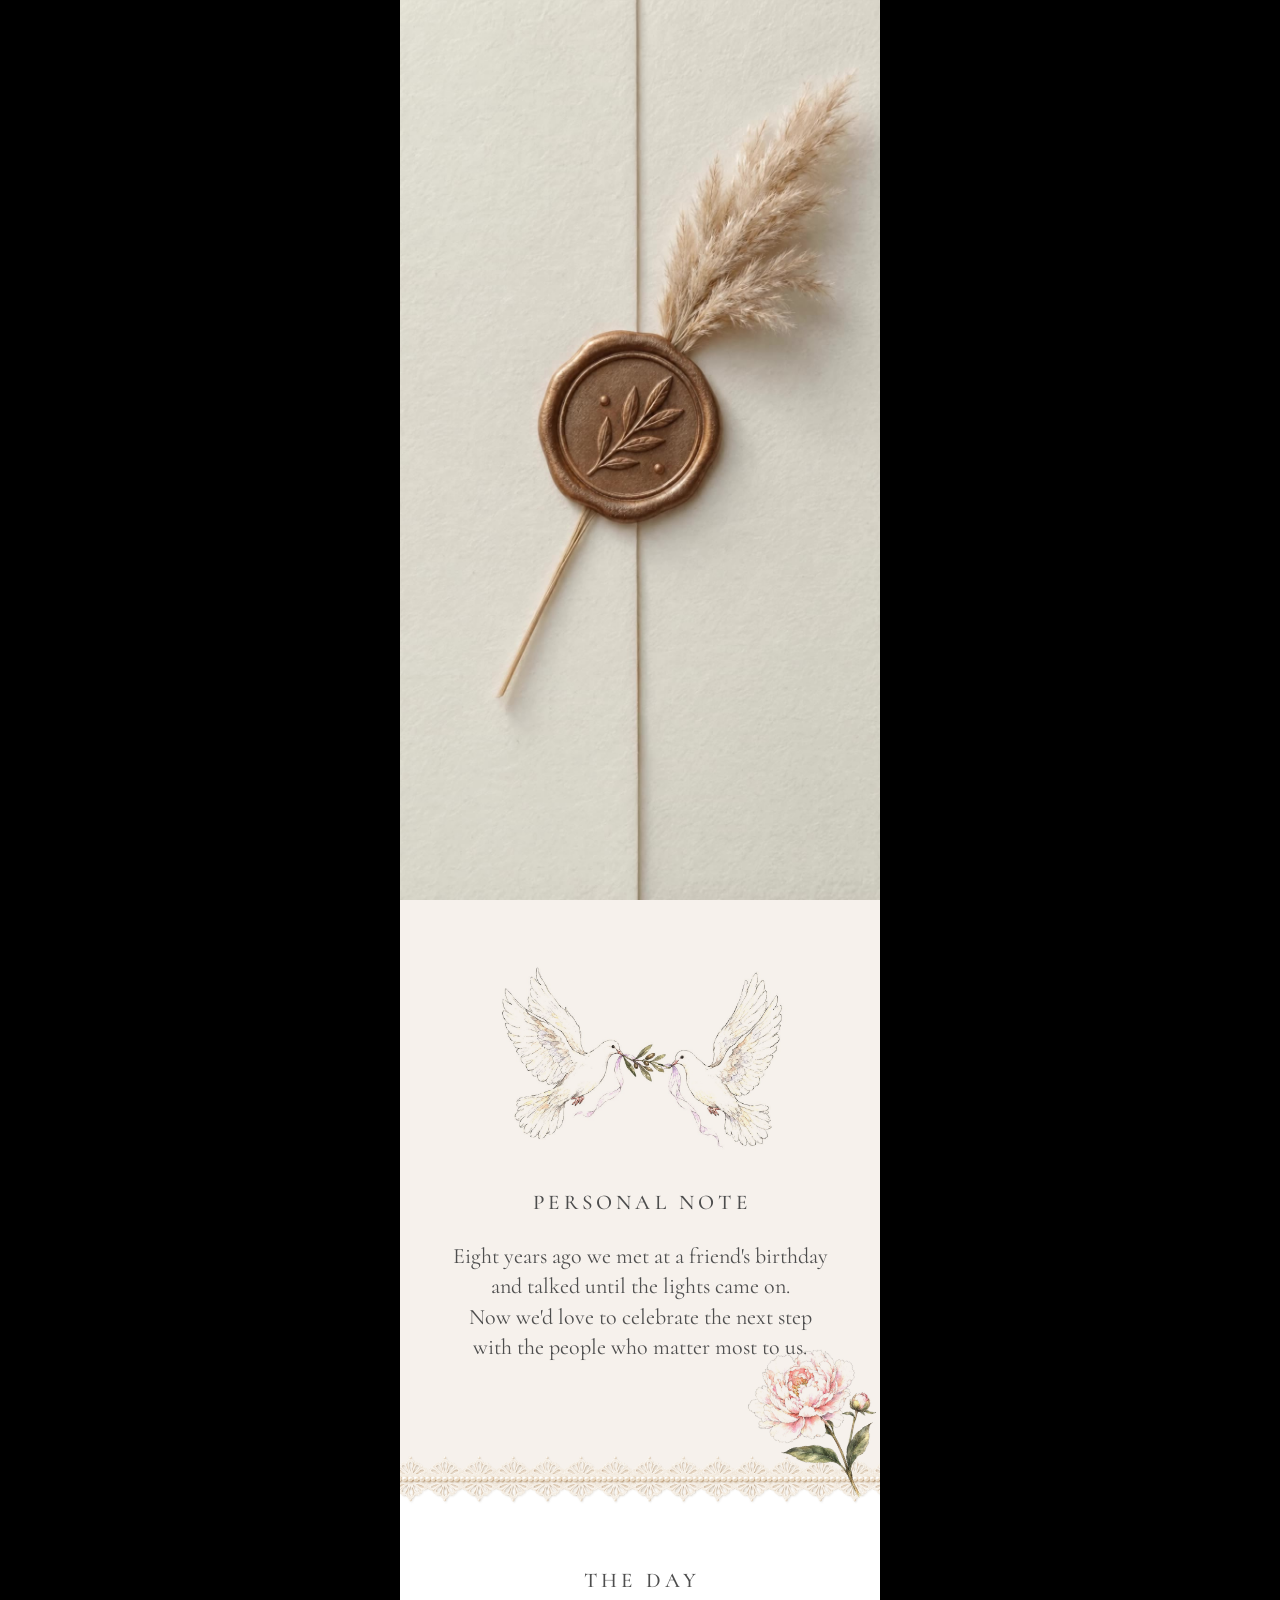
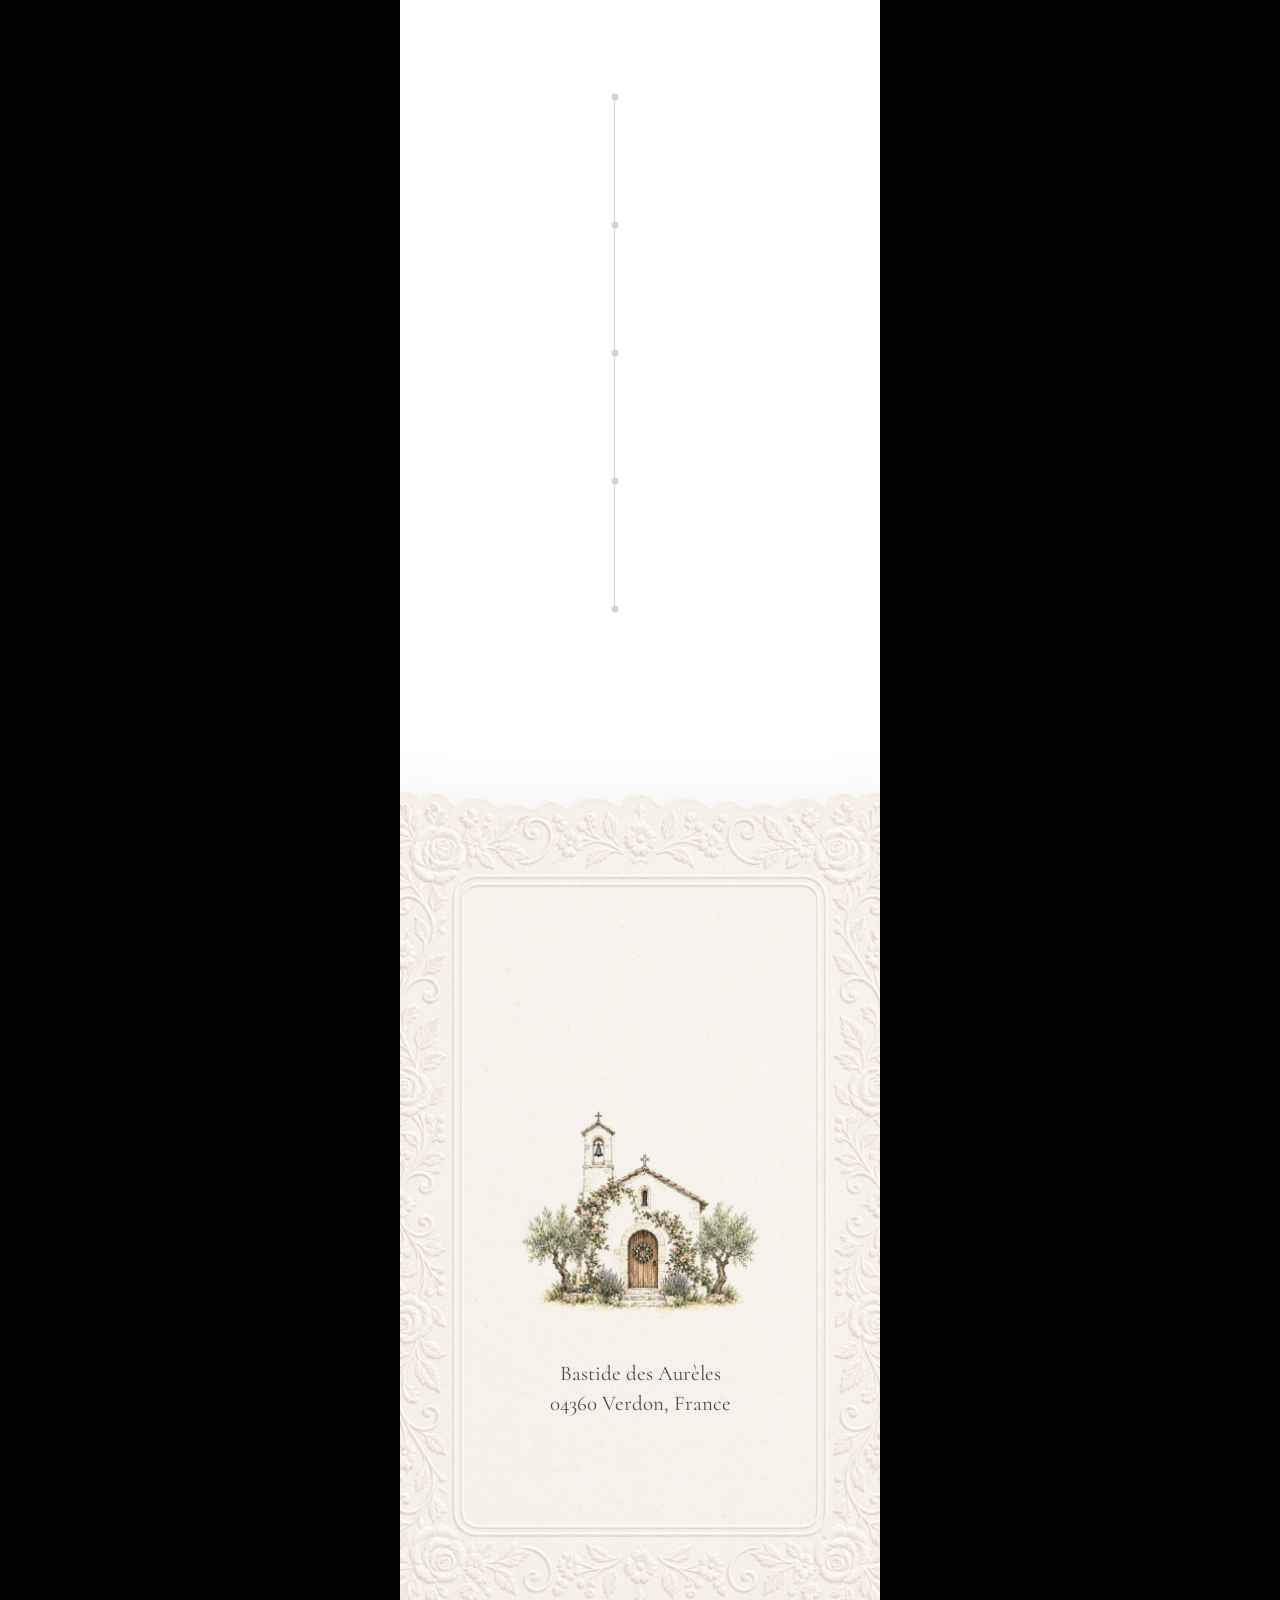
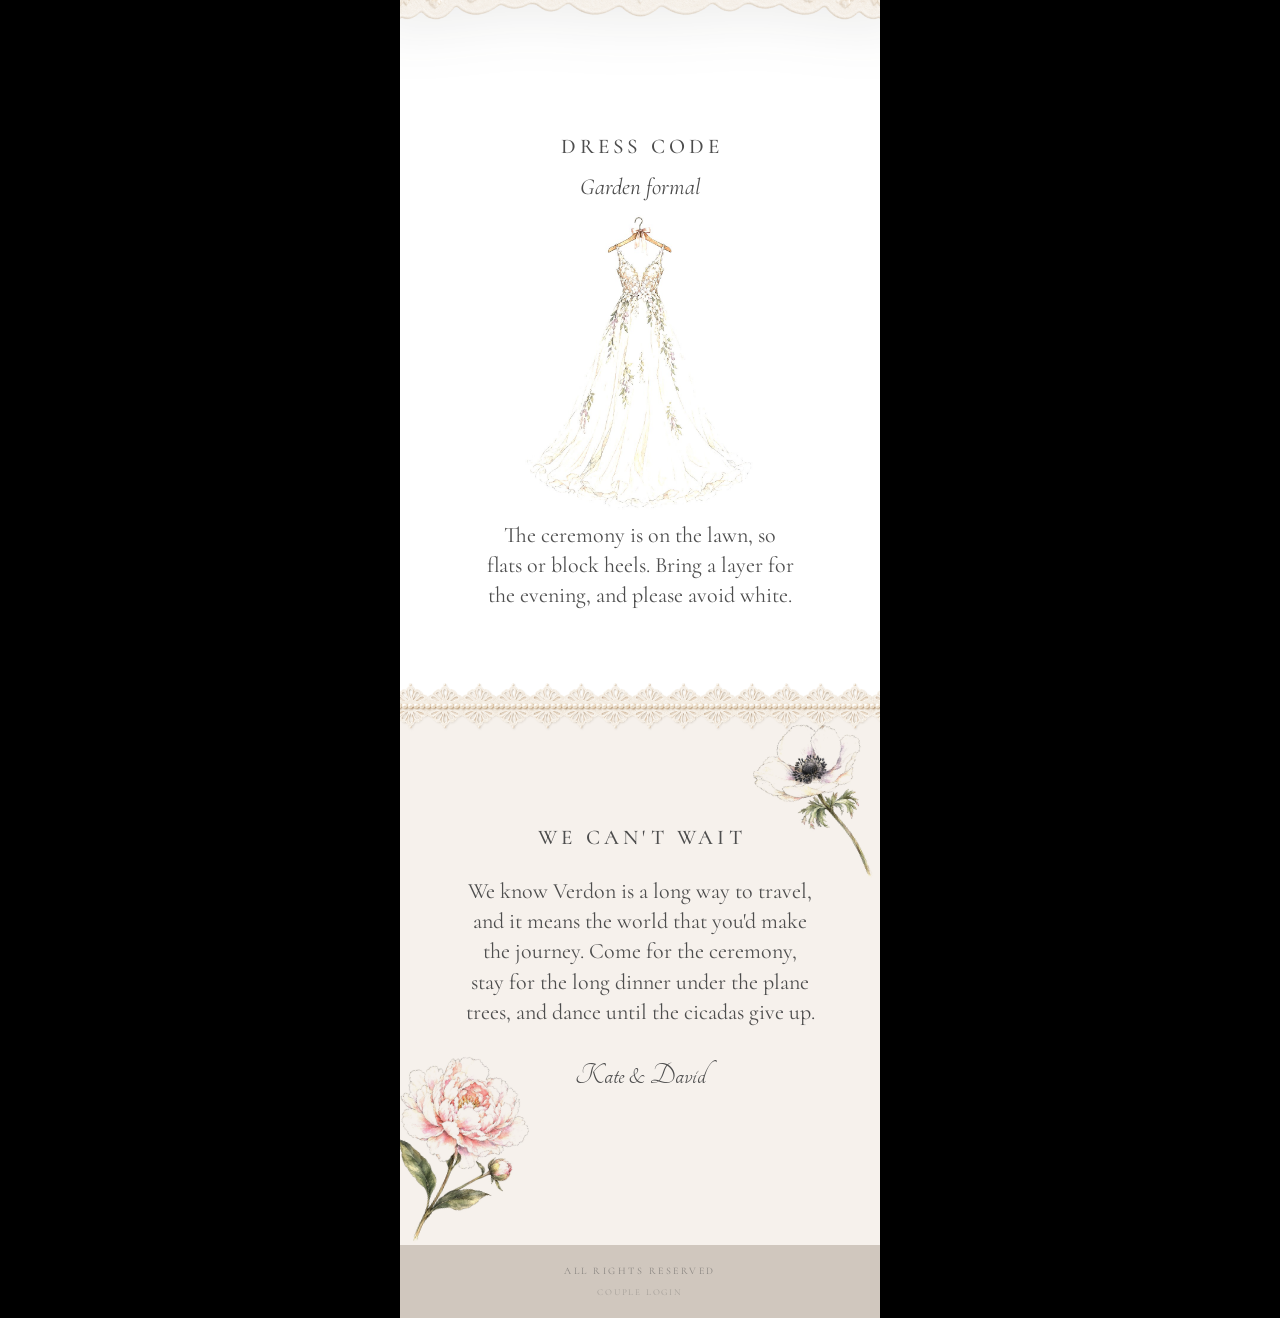
<file: index.html>
<!DOCTYPE html>
<html lang="en">
<head>
<meta charset="utf-8">
<meta name="viewport" content="width=device-width, initial-scale=1, viewport-fit=cover">
<title>Save the Date – Kate &amp; David</title>
<meta name="description" content="Kate &amp; David are getting married. Save the date: 06-06-2026, The Orangery, Verdon.">
<meta name="theme-color" content="#D0C7BE">
<meta property="og:title" content="Save the Date – Kate &amp; David">
<meta property="og:description" content="06-06-2026 · The Orangery, Verdon">
<meta property="og:type" content="website">
<meta property="og:image" content="https://weddinginvite.sitecollab.co.uk/assets/end.jpg">
<link rel="preconnect" href="https://fonts.googleapis.com">
<link rel="preconnect" href="https://fonts.gstatic.com" crossorigin>
<link href="https://fonts.googleapis.com/css2?family=Cormorant:ital,wght@0,300..600;1,300..600&family=Tangerine&display=swap" rel="stylesheet">
<link rel="preload" as="image" href="assets/poster.jpg">
<link rel="stylesheet" href="style.css">
</head>
<body>
<main class="page">

  <!-- 1. Hero -->
  <section class="hero" id="hero">
    <div class="frame">
      <video id="vid" muted playsinline webkit-playsinline preload="auto" autoplay poster="assets/poster.jpg" aria-hidden="true">
        <source src="assets/opening.mp4" type="video/mp4">
      </video>
      <img id="still" class="still" src="assets/end.jpg" alt="" aria-hidden="true">
      <div class="panel">
        <p class="fx sub" style="--d:.15s">Save the Date</p>
        <h1 class="fx names" style="--d:.75s"><span class="n1"><span class="nm">Kate<span class="amp">&amp;</span></span></span><span class="n2"><span class="nm">David</span></span></h1>
        <img class="fx house" style="--d:1.45s" src="assets/house.png" width="800" height="465" alt="Watercolour of a cream country house between two round trees">
        <p class="fx sub" style="--d:2.15s">The Orangery, Verdon</p>
        <p class="fx date" style="--d:2.65s">06-06-2026</p>
      </div>
    </div>
    <span class="hint" aria-hidden="true"></span>
  </section>

  <!-- 2. Personal note -->
  <section class="note">
    <img class="rv wc doves" src="assets/doves.jpg" width="1000" height="642" alt="Two white doves flying toward each other with an olive branch" loading="lazy">
    <h2 class="rv h" style="--i:1">Personal note</h2>
    <p class="rv body" style="--i:2">Eight years ago we met at a friend's birthday and talked until the lights came on. Now we'd love to celebrate the next step with the people who matter most to us.</p>
    <img class="rv wc flower peony-r" style="--i:3" src="assets/peony.jpg" width="1000" height="1000" alt="" loading="lazy">
    <div class="ribbon" aria-hidden="true"></div>
  </section>

  <!-- 4. The day -->
  <section class="day">
    <h2 class="rv h">The day</h2>
    <div class="timeline" id="timeline">
      <div class="tl-track"><div class="tl-fill" id="tlFill"></div></div>
      <div class="entry"><span class="dot"></span><div class="ico"><img class="wc" src="assets/gate.jpg" width="1000" height="1000" alt="" loading="lazy"></div><div class="txt"><h3>Arrival</h3><p class="time">14:00</p></div></div>
      <div class="entry"><span class="dot"></span><div class="ico"><img class="wc" src="assets/rings.jpg" width="1000" height="1000" alt="" loading="lazy"></div><div class="txt"><h3>Ceremony</h3><p class="time">14:30</p></div></div>
      <div class="entry"><span class="dot"></span><div class="ico"><img class="wc" src="assets/dinner.jpg" width="1000" height="1000" alt="" loading="lazy"></div><div class="txt"><h3>Dinner</h3><p class="time">18:30</p></div></div>
      <div class="entry"><span class="dot"></span><div class="ico"><img class="wc" src="assets/disco.jpg" width="1000" height="1000" alt="" loading="lazy"></div><div class="txt"><h3>Party</h3><p class="time">21:00</p></div></div>
      <div class="entry"><span class="dot"></span><div class="ico"><img class="wc" src="assets/moon.jpg" width="1000" height="1000" alt="" loading="lazy"></div><div class="txt"><h3>Last song</h3><p class="time">01:00</p></div></div>
    </div>
  </section>

  <!-- 5. Location -->
  <section class="loc">
    <div class="loc-card">
      <img class="rv" style="--ty:34px" src="assets/card.png" width="1000" height="1506" alt="" loading="lazy">
      <div class="loc-in">
        <h2 class="rv h" style="--i:1">Location</h2>
        <p class="rv italic" style="--i:2">The Orangery</p>
        <img class="rv wc chapel" style="--i:3" src="assets/chapel.jpg" width="1000" height="1000" alt="Watercolour of a small white chapel among olive trees" loading="lazy">
        <p class="rv address" style="--i:4">Bastide des Aurèles<br>04360 Verdon, France</p>
      </div>
    </div>
  </section>

  <!-- 6. Dress code -->
  <section class="dress">
    <h2 class="rv h">Dress code</h2>
    <p class="rv italic" style="--i:1">Garden formal</p>
    <img class="rv wc dress-img" style="--i:2" src="assets/dress.jpg" width="1000" height="1000" alt="Watercolour of a long white wedding dress on a hanger" loading="lazy">
    <p class="rv body" style="--i:3">The ceremony is on the lawn, so flats or block heels. Bring a layer for the evening, and please avoid white.</p>
    <div class="ribbon" aria-hidden="true"></div>
  </section>

  <!-- 8. We can't wait -->
  <section class="wait">
    <img class="rv wc flower anemone" src="assets/anemone.jpg" width="1000" height="1000" alt="" loading="lazy">
    <h2 class="rv h" style="--i:1">We can't wait</h2>
    <p class="rv body" style="--i:2">We know Verdon is a long way to travel, and it means the world that you'd make the journey. Come for the ceremony, stay for the long dinner under the plane trees, and dance until the cicadas give up.</p>
    <p class="rv signature" style="--i:3">Kate &amp; David</p>
    <img class="rv wc flower peony-l" style="--i:4" src="assets/peony.jpg" width="1000" height="1000" alt="" loading="lazy">
  </section>

  <!-- 9. Footer -->
  <footer class="foot">All rights reserved<a class="admin-link" href="admin.html" rel="nofollow">Couple login</a></footer>
</main>
<script src="script.js"></script>
</body>
</html>
</file>
<file: style.css>
:root{
  --beige:#D0C7BE; --cream:#F6F1EC; --white:#FFFFFF;
  --ink:#4D4D4D; --soft:#A0A0A0; --track:#D8D1C9;
  --ease:cubic-bezier(.22,.61,.36,1); --gut:28px;
}
*{box-sizing:border-box;margin:0;padding:0}
html{-webkit-text-size-adjust:100%;scroll-behavior:auto}
body{background:#000;color:var(--ink);font-family:'Cormorant',Georgia,serif;font-weight:400}
img,video{display:block;max-width:100%}
img{height:auto}
.wc{mix-blend-mode:multiply}

.page{position:relative;max-width:480px;margin:0 auto;overflow-x:clip;background:var(--cream);box-shadow:0 0 70px 14px rgba(0,0,0,.65)}

/* ---------- type ---------- */
.h{font-weight:500;font-size:21px;text-transform:uppercase;letter-spacing:.2em;padding-left:.2em;text-align:center}
.italic{font-style:italic;font-size:23px;text-align:center}
.body{font-size:22px;line-height:1.38;text-align:center;text-wrap:balance}
.address{font-size:21px;line-height:1.4;text-align:center}
.signature{font-family:'Tangerine','Cormorant',cursive;font-size:31px;text-align:center;line-height:1.2}

/* ---------- hero ---------- */
.hero{position:relative;height:100vh;height:100svh;container:hero / size;background:#AE9B8F;overflow:hidden}
.frame{position:absolute;left:50%;top:50%;transform:translate(-50%,-50%);
  width:max(100cqw,100cqh*9/16);height:max(100cqh,100cqw*16/9)}
@container hero (min-aspect-ratio:9/16){
  .frame{width:min(100cqw,100cqh*9/16);height:min(100cqh,100cqw*16/9)}
}
.frame video,.frame .still{position:absolute;inset:0;width:100%;height:100%;object-fit:cover}
.still{opacity:0;transition:opacity .35s var(--ease)}
.still.on{opacity:1}
.panel{position:absolute;left:22%;width:56%;top:18.5%;height:66.5%;
  display:flex;flex-direction:column;align-items:center;justify-content:space-evenly;text-align:center;color:var(--ink)}
.sub{font-style:italic;font-size:clamp(14px,3.6cqh,24px);line-height:1.2}
.names{font-weight:500;text-transform:uppercase;font-size:clamp(22px,4.9cqh,38px);letter-spacing:.2em;line-height:1.05}
.names>span{display:block}
.nm{position:relative;display:inline-block;padding-left:.2em}
.amp{position:absolute;left:100%;top:50%;transform:translateY(-42%);margin-left:.05em;
  font-family:'Tangerine','Cormorant',cursive;font-weight:400;text-transform:none;letter-spacing:0;
  font-size:2.15em;line-height:1;color:var(--soft)}
.house{width:74%;height:auto}
.date{font-size:clamp(11px,2.9cqh,20px);letter-spacing:.22em;padding-left:.22em;text-transform:uppercase}
.fx{opacity:0;transform:translateY(10px);
  transition:opacity 1.4s var(--ease) var(--d,0s),transform 1.4s var(--ease) var(--d,0s)}
.hero.seq .fx{opacity:1;transform:none}
.hint{position:absolute;left:50%;bottom:16px;width:1px;height:34px;background:rgba(77,77,77,.18);overflow:hidden;opacity:0;transition:opacity 1s var(--ease)}
.hint::after{content:"";position:absolute;left:0;top:-14px;width:1px;height:14px;background:var(--ink);animation:hint 2.2s var(--ease) infinite}
.hero.hint-on .hint{opacity:1}
@keyframes hint{0%{transform:translateY(0);opacity:0}25%{opacity:.8}100%{transform:translateY(48px);opacity:0}}

/* ---------- scroll reveal ---------- */
.rv{opacity:0;transform:translateY(var(--ty,22px)) rotate(var(--rot,0deg)) scale(var(--s0,1));
  transition:opacity 1.1s var(--ease) calc(var(--i,0)*.15s),transform 1.1s var(--ease) calc(var(--i,0)*.15s)}
.rv.in{opacity:1;transform:translateY(0) rotate(var(--rot,0deg)) scale(1)}
.flower{--s0:.97;position:absolute;z-index:4;height:auto}

/* ---------- sections ---------- */
section{position:relative}
.note{background:var(--cream);padding:64px var(--gut) 118px}
.doves{width:72%;margin:0 auto 30px}
.note .body{margin-top:26px}
.peony-r{width:170px;right:-26px;bottom:-30px;--rot:-28deg}
.ribbon{position:absolute;z-index:3;left:-30%;width:160%;height:58px;bottom:-29px;pointer-events:none;
  background:url(assets/lace.png) repeat-x center / auto 58px}

.day{background:var(--white);padding:88px var(--gut) 36px}
.timeline{position:relative;margin-top:40px}
.tl-track{position:absolute;left:calc(44% - .5px);top:64px;bottom:64px;width:1px;background:var(--track)}
.tl-fill{position:absolute;left:0;top:0;width:1px;height:0;background:var(--soft)}
.entry{position:relative;height:128px;display:flex;align-items:center}
.ico{width:44%;display:flex;justify-content:center}
.ico img{width:124px;height:124px}
.txt{padding-left:30px}
.txt h3{font-style:italic;font-weight:400;font-size:32px;line-height:1.1}
.time{font-size:16px;letter-spacing:.22em;color:var(--soft);margin-top:6px}
.dot{position:absolute;left:44%;top:50%;width:7px;height:7px;border-radius:50%;background:var(--track);
  transform:translate(-50%,-50%) scale(1);transition:background 1s var(--ease),transform 1s var(--ease);z-index:2}
.entry .ico,.entry .txt{opacity:0;transition:opacity 1.1s var(--ease),transform 1.1s var(--ease)}
.entry .ico{transform:translateX(-14px)}
.entry .txt{transform:translateX(14px);transition-delay:.15s}
.entry.on .ico,.entry.on .txt{opacity:1;transform:none}
.entry.on .dot{background:var(--soft);transform:translate(-50%,-50%) scale(1.5)}

.loc{background:var(--white);padding:48px 0 36px}
.loc-card{position:relative;width:124%;margin-left:-12%}
.loc-card>img{width:100%;filter:drop-shadow(0 10px 28px rgba(60,50,40,.09))}
.loc-in{position:absolute;left:24%;right:24%;top:17%;bottom:15%;display:flex;flex-direction:column;align-items:center;justify-content:center;text-align:center}
.loc-in .italic{margin-top:14px}
.chapel{width:80%;margin:16px auto 18px}

.dress{background:var(--white);padding:44px var(--gut) 96px}
.dress .italic{margin-top:14px}
.dress-img{width:70%;margin:14px auto 8px}

.wait{background:var(--cream);padding:118px var(--gut) 150px}
.anemone{width:180px;right:-40px;top:6px;--rot:-30deg}
.wait .body{margin-top:26px}
.wait .signature{margin-top:30px}
.peony-l{width:200px;left:-50px;bottom:-6px;--rot:22deg}

.foot{background:var(--beige);text-align:center;font-size:10px;letter-spacing:.25em;padding:20px 0;text-transform:uppercase;color:rgba(77,77,77,.55)}

/* ---------- reduced motion ---------- */
.rm *,.rm *::before,.rm *::after{transition:none!important;animation:none!important}
.rm .frame video{display:none}
.rm .still{opacity:1}
.rm .fx{opacity:1;transform:none}
.rm .hint{opacity:1}

.admin-link{display:block;margin-top:10px;font-size:9px;letter-spacing:.2em;color:inherit;opacity:.6;text-decoration:none;text-transform:uppercase}
.admin-link:hover{opacity:1}
</file>
